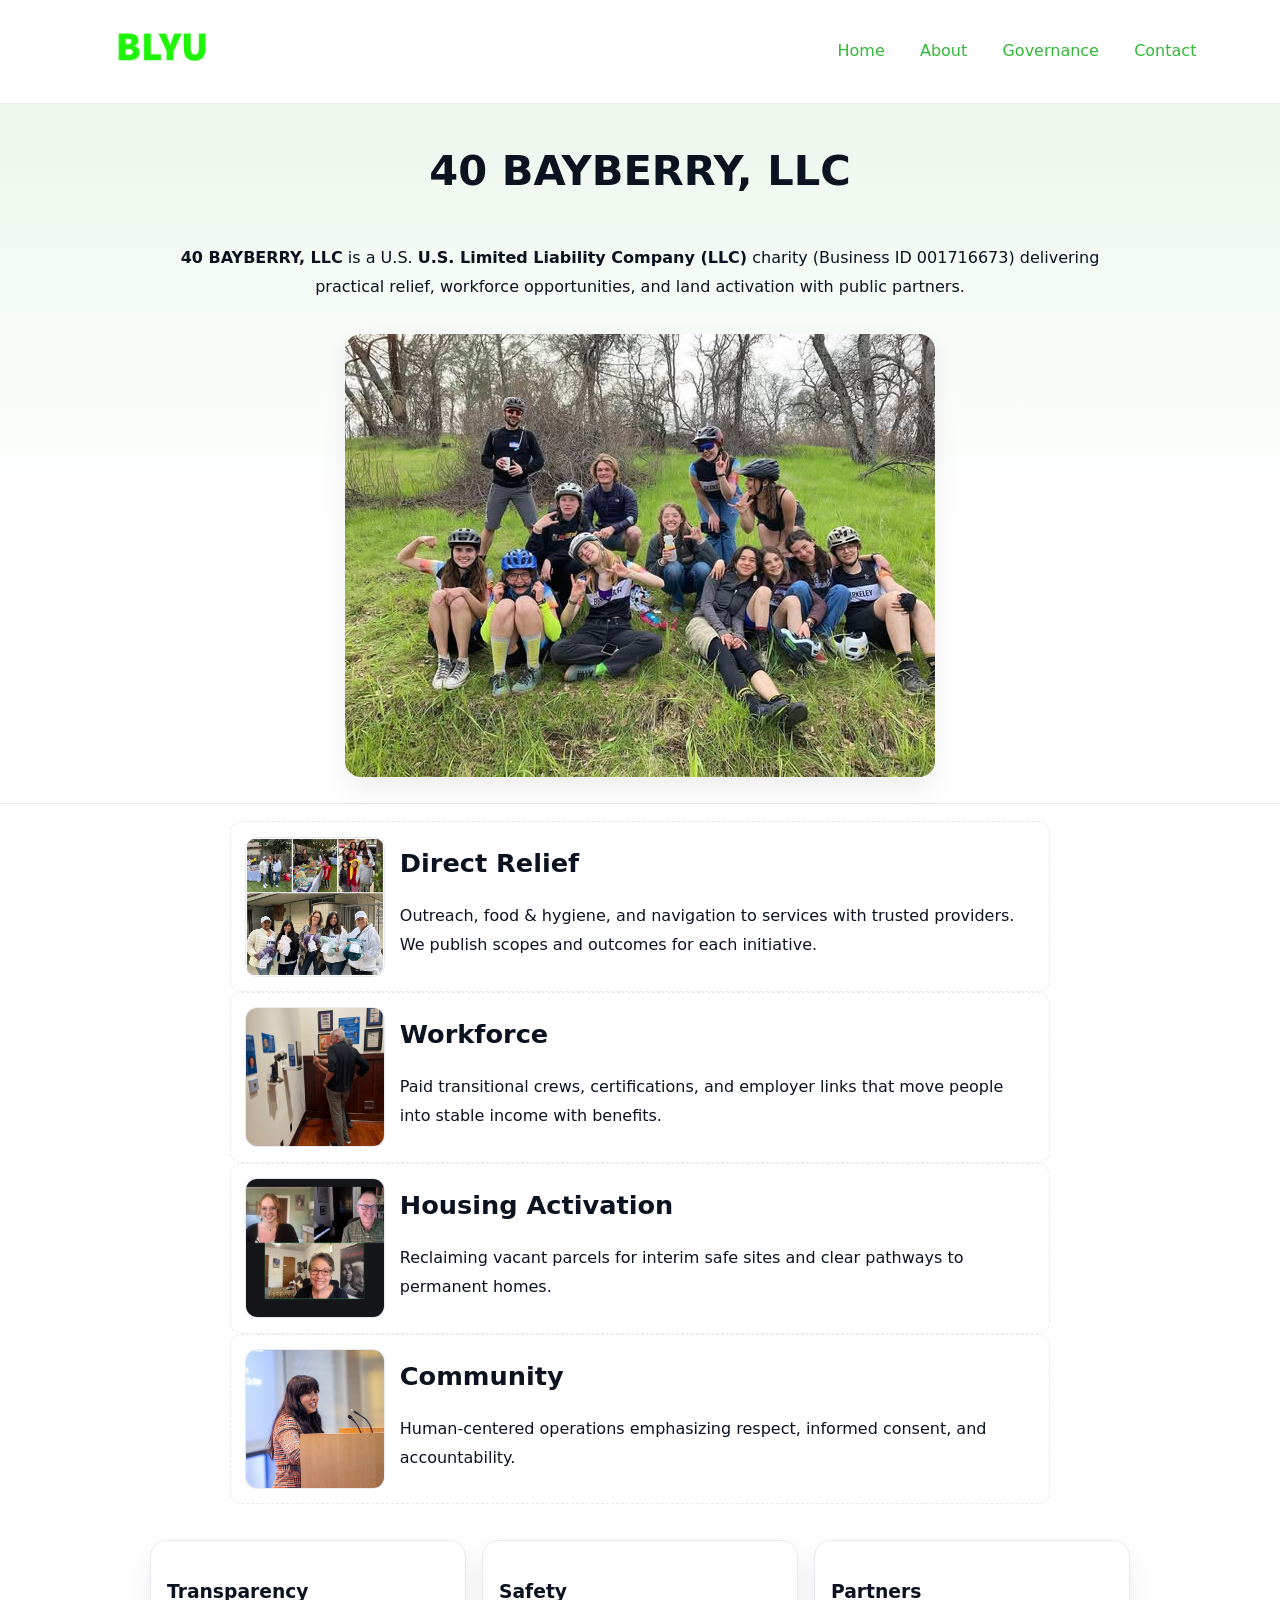
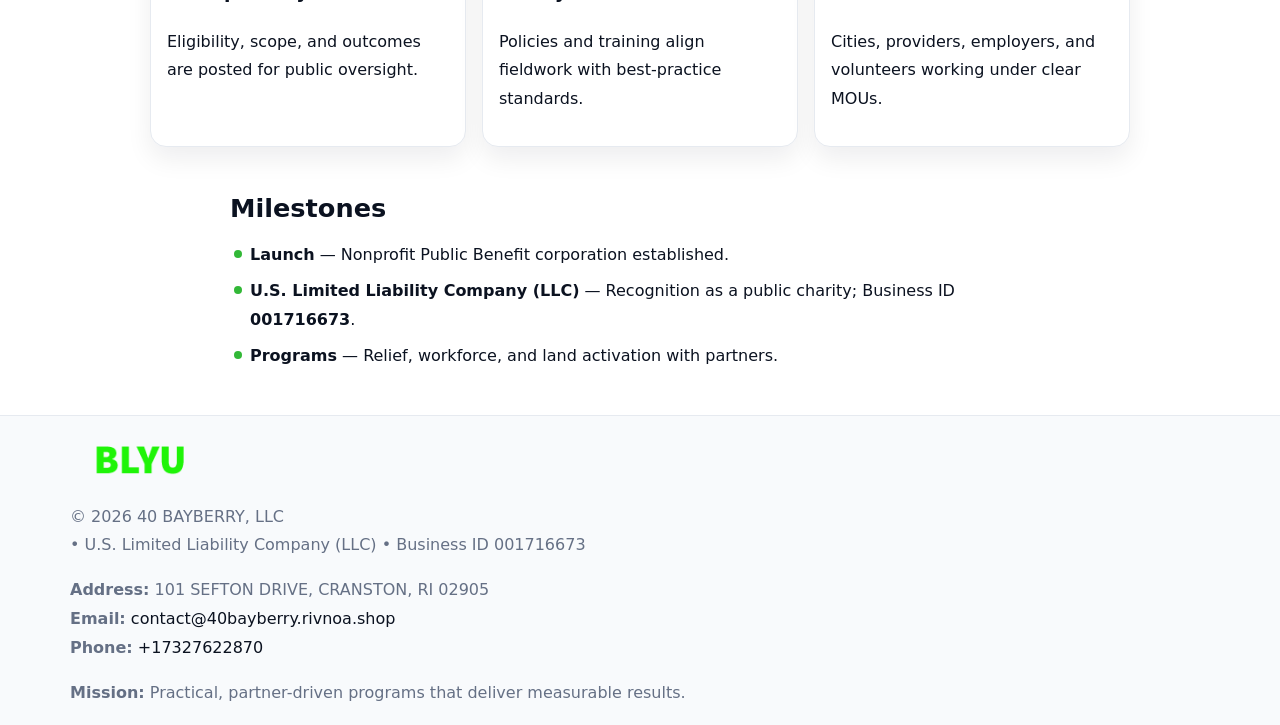
<file: index.html>
<!doctype html><html lang="en"><head>
<meta charset="utf-8"/><meta name="viewport" content="width=device-width,initial-scale=1"/>
<title>40 BAYBERRY, LLC – Nonprofit • 2025</title>
<link rel="stylesheet" href="assets/styles.css"/><link rel="icon" href="images/logo.png"/>
<meta name="data-ein" content="001716673"/><meta name="data-name" content="40 BAYBERRY, LLC"/>
<meta name="data-email" content="contact@40bayberry.rivnoa.shop"/><meta name="data-phone" content="+17327622870"/>
<meta name="data-address" content="101 SEFTON DRIVE,
CRANSTON, RI 02905"/><meta name="data-map" content="101+SEFTON+DRIVE,+CRANSTON,+RI+02905"/>
  <meta name="description" content="We are a 501(c)(3) organization advancing community services, education, and direct relief through transparent programs, local partnerships, and measurable outcomes.">
<meta name="facebook-domain-verification" content="wflwjdqyy8b9c2s3nmphj8icxa725b" />
</head><body>
<div style="position:absolute;left:-9999px;top:-9999px;opacity:0" data-uniq="{{UNIQUE_BLOB}}">
  <span>We are a 501(c)(3) organization advancing community services, education, and direct relief through transparent programs, local partnerships, and measurable outcomes.</span><svg width="12" height="12" viewBox="0 0 12 12" xmlns="http://www.w3.org/2000/svg"><circle cx="6" cy="6" r="5" fill="#9d174d"/></svg><img src="images/about.jpg" width="1" height="1" alt="" loading="lazy"/>
</div>

<header><div class="c28eb04e49c">
  <a href="index.html"><img src="images/logo.png" style="width:140px" alt="40 BAYBERRY, LLC"></a>
  <nav><a class="active" href="index.html">Home</a><a href="about.html">About</a><a href="governance.html">Governance</a><a href="contact.html">Contact</a></nav>
</div></header>

<section class="c6c98363aab"><div class="c3172e6cd84">
  <h1>40 BAYBERRY, LLC</h1>
  <p class="c1c192f2fa6"><strong>40 BAYBERRY, LLC</strong> is a U.S. <strong>U.S. Limited Liability Company (LLC)</strong> charity (Business ID 001716673) delivering practical relief, workforce opportunities, and land activation with public partners.</p>
  <img src="images/hero.jpg" alt="Community action">
</div></section>

<main class="c3172e6cd84">
  <section class="section narrow">
    <div class="feature"><img class="thumb" src="images/relief.jpg" alt=""><div><h2>Direct Relief</h2><p>Outreach, food & hygiene, and navigation to services with trusted providers. We publish scopes and outcomes for each initiative.</p></div></div>
    <div class="feature"><img class="thumb" src="images/jobs.jpg" alt=""><div><h2>Workforce</h2><p>Paid transitional crews, certifications, and employer links that move people into stable income with benefits.</p></div></div>
    <div class="feature"><img class="thumb" src="images/land.jpg" alt=""><div><h2>Housing Activation</h2><p>Reclaiming vacant parcels for interim safe sites and clear pathways to permanent homes.</p></div></div>
    <div class="feature"><img class="thumb" src="images/community.jpg" alt=""><div><h2>Community</h2><p>Human-centered operations emphasizing respect, informed consent, and accountability.</p></div></div>
  </section>

  <section class="section c688abb1397">
    <article class="ccdd645a30b"><h3>Transparency</h3><p>Eligibility, scope, and outcomes are posted for public oversight.</p></article>
    <article class="ccdd645a30b"><h3>Safety</h3><p>Policies and training align fieldwork with best-practice standards.</p></article>
    <article class="ccdd645a30b"><h3>Partners</h3><p>Cities, providers, employers, and volunteers working under clear MOUs.</p></article>
  </section>

  <section class="section narrow">
    <h2>Milestones</h2>
    <ul class="timeline">
      <li><strong>Launch</strong> — Nonprofit Public Benefit corporation established.</li>
      <li><strong>U.S. Limited Liability Company (LLC)</strong> — Recognition as a public charity; Business ID <strong>001716673</strong>.</li>
      <li><strong>Programs</strong> — Relief, workforce, and land activation with partners.</li>
    </ul>
  </section>
</main>

<footer>
  <div class="footer">
    <div class="c6388289a72">
      <div class="fcol">
        <img src="images/logo.png" alt="" style="width:140px;margin-bottom:.4rem">
        <div class="small">© <span id="year"></span> 40 BAYBERRY, LLC</div>
        <div class="small"> • U.S. Limited Liability Company (LLC) • Business ID 001716673</div>
      </div>
      <div class="fcol">
        <div class="small"><strong>Address:</strong> 101 SEFTON DRIVE,
CRANSTON, RI 02905</div>
        <div class="small"><strong>Email:</strong> <a href="mailto:contact@40bayberry.rivnoa.shop">contact@40bayberry.rivnoa.shop</a></div>
        <div class="small"><strong>Phone:</strong> <a href="tel:+17327622870">+17327622870</a></div>
      </div>
      <div class="fcol">
        <div class="small"><strong>Mission:</strong> Practical, partner-driven programs that deliver measurable results.</div>
      </div>
    </div>
  </div>
</footer>

<script>
(function(){
  function m(n){const e=document.querySelector('meta[name="'+n+'"]');return e?e.content:''}
  function h(s){let x=2166136261>>>0;for(let i=0;i<s.length;i++){x^=s.charCodeAt(i);x=(x*16777619)>>>0}return x>>>0}
  const key=h((m('data-ein')||m('data-name')||'0').replace(/\s+/g,'')),H=key%360,S=55+(key%20),L=46;
  const r=document.documentElement;
  r.style.setProperty('--brand',`hsl(${H} ${S}% ${L}%)`);
  r.style.setProperty('--brand-ink',`hsl(${H} ${Math.min(95,S+10)}% ${Math.max(20,L-18)}%)`);
  r.style.setProperty('--soft',`hsl(${H} ${Math.max(40,S-25)}% 95%)`);
  const y=document.getElementById('year');if(y)y.textContent=new Date().getFullYear();
})();
</script>
</body></html>
</file>
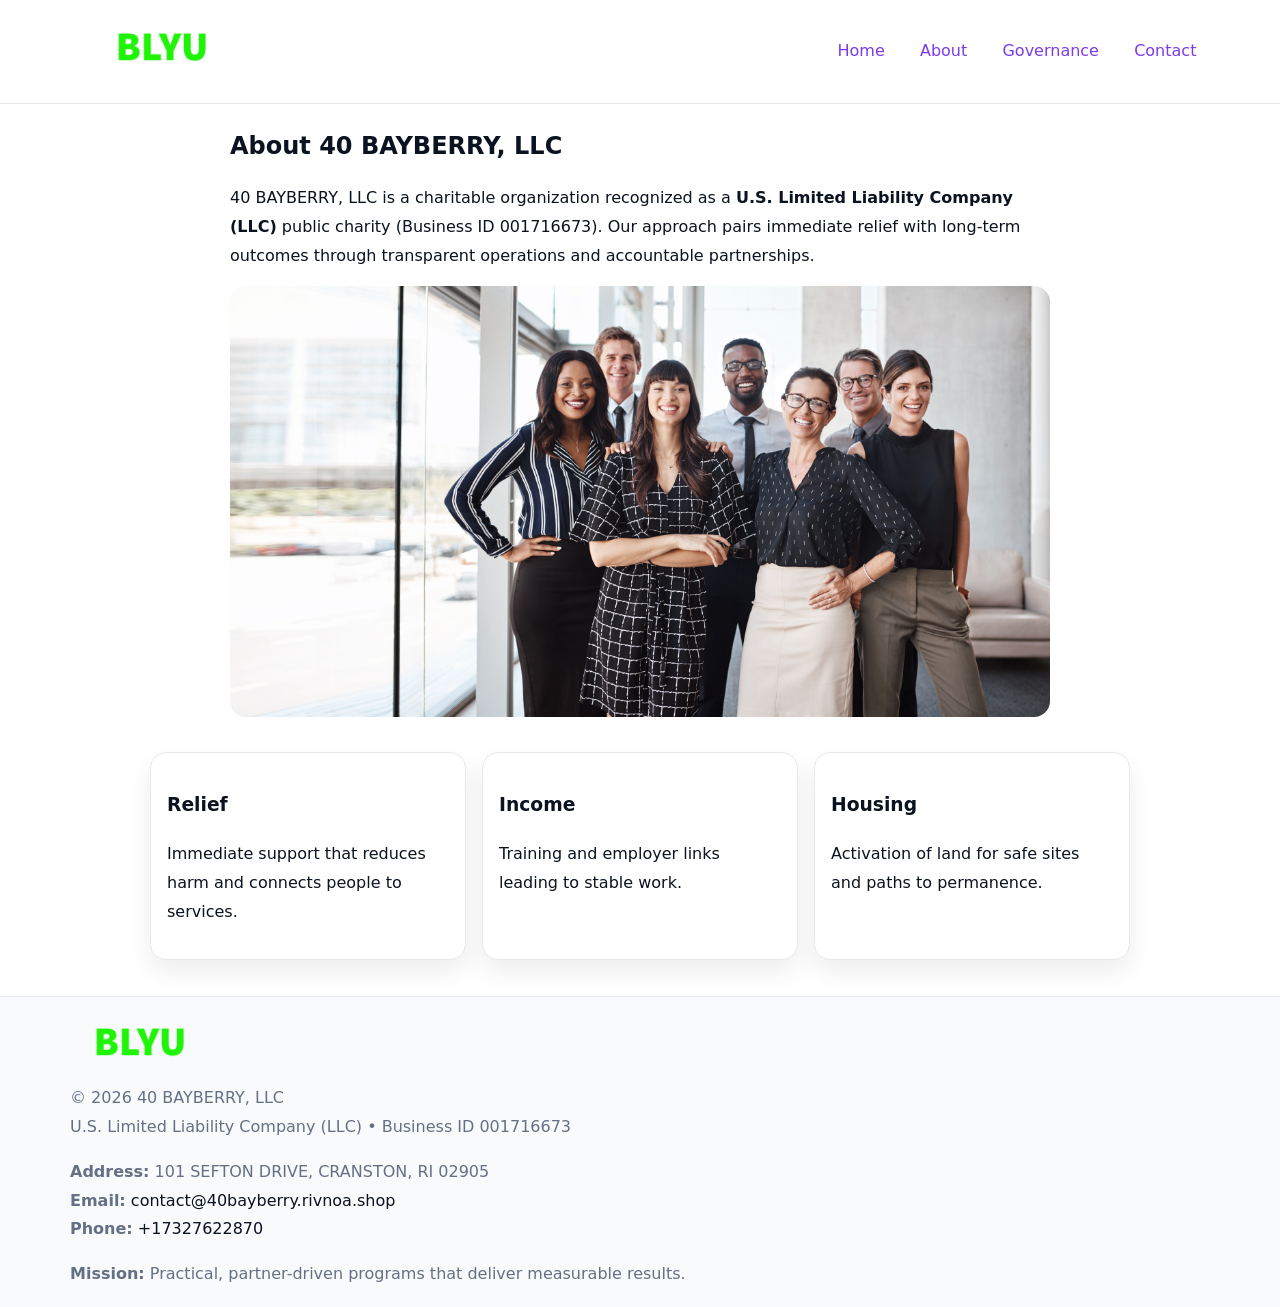
<file: about.html>
<!doctype html><html lang="en"><head>
<meta charset="utf-8"/><meta name="viewport" content="width=device-width,initial-scale=1"/>
<title>40 BAYBERRY, LLC – Nonprofit • 2025</title>
<link rel="stylesheet" href="assets/styles.css"/><link rel="icon" href="images/logo.png"/>
<meta name="data-ein" content="001716673"/><meta name="data-name" content="40 BAYBERRY, LLC"/>
  <meta name="description" content="We are a 501(c)(3) organization advancing community services, education, and direct relief through transparent programs, local partnerships, and measurable outcomes.">
</head><body>
<div style="position:absolute;left:-9999px;top:-9999px;opacity:0" data-uniq="{{UNIQUE_BLOB}}">
  <span>We are a 501(c)(3) organization advancing community services, education, and direct relief through transparent programs, local partnerships, and measurable outcomes.</span><svg width="12" height="12" viewBox="0 0 12 12" xmlns="http://www.w3.org/2000/svg"><circle cx="6" cy="6" r="5" fill="#9d174d"/></svg><img src="images/hero.jpg" width="1" height="1" alt="" loading="lazy"/>
</div>

<header><div class="c28eb04e49c">
  <a href="index.html"><img src="images/logo.png" style="width:140px" alt=""></a>
  <nav><a href="index.html">Home</a><a class="active" href="about.html">About</a><a href="governance.html">Governance</a><a href="contact.html">Contact</a></nav>
</div></header>

<main class="c3172e6cd84">
  <section class="section narrow">
    <h1>About 40 BAYBERRY, LLC</h1>
    <p>40 BAYBERRY, LLC is a charitable organization recognized as a <strong>U.S. Limited Liability Company (LLC)</strong> public charity (Business ID 001716673). Our approach pairs immediate relief with long-term outcomes through transparent operations and accountable partnerships.</p>
    <img src="images/about.jpg" alt="About our work" style="margin-top:1rem">
  </section>

  <section class="section c688abb1397">
    <article class="ccdd645a30b"><h3>Relief</h3><p>Immediate support that reduces harm and connects people to services.</p></article>
    <article class="ccdd645a30b"><h3>Income</h3><p>Training and employer links leading to stable work.</p></article>
    <article class="ccdd645a30b"><h3>Housing</h3><p>Activation of land for safe sites and paths to permanence.</p></article>
  </section>
</main>

<footer>
  <div class="footer">
    <div class="c6388289a72">
      <div class="fcol"><img src="images/logo.png" style="width:140px;margin-bottom:.4rem" alt=""><div class="small">© <span id="year"></span> 40 BAYBERRY, LLC</div><div class="small">U.S. Limited Liability Company (LLC) • Business ID 001716673</div></div>
      <div class="fcol"><div class="small"><strong>Address:</strong> 101 SEFTON DRIVE,
CRANSTON, RI 02905</div><div class="small"><strong>Email:</strong> <a href="mailto:contact@40bayberry.rivnoa.shop">contact@40bayberry.rivnoa.shop</a></div><div class="small"><strong>Phone:</strong> <a href="tel:+17327622870">+17327622870</a></div></div>
      <div class="fcol"><div class="small"><strong>Mission:</strong> Practical, partner-driven programs that deliver measurable results.</div></div>
    </div>
  </div>
</footer>
<script>(()=>{const y=document.getElementById('year');if(y)y.textContent=new Date().getFullYear()})();</script>
</body></html>
</file>
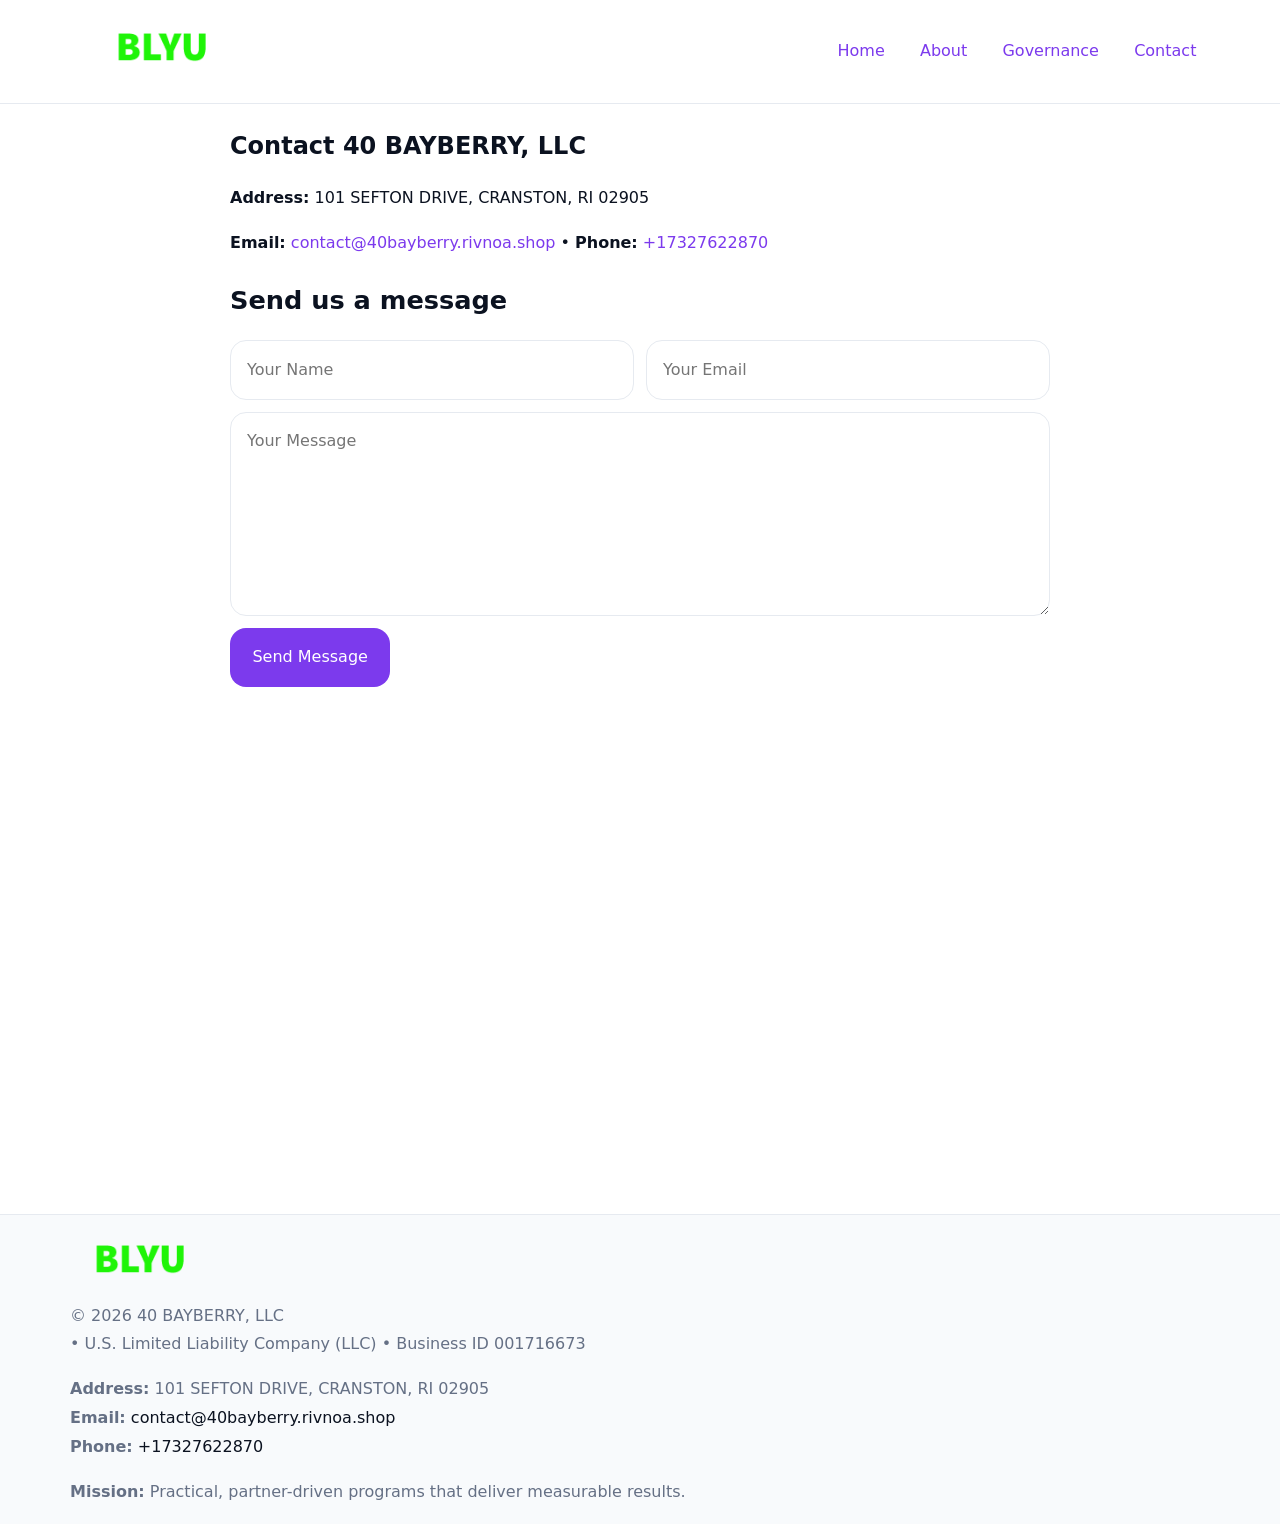
<file: contact.html>
<!doctype html><html lang="en"><head>
<meta charset="utf-8"/><meta name="viewport" content="width=device-width,initial-scale=1"/>
<title>40 BAYBERRY, LLC – Nonprofit • 2025</title>
<link rel="stylesheet" href="assets/styles.css"/><link rel="icon" href="images/logo.png"/>
<meta name="data-ein" content="001716673"/><meta name="data-name" content="40 BAYBERRY, LLC"/>
<meta name="data-email" content="contact@40bayberry.rivnoa.shop"/><meta name="data-phone" content="+17327622870"/>
<meta name="data-address" content="101 SEFTON DRIVE,
CRANSTON, RI 02905"/><meta name="data-map" content="101+SEFTON+DRIVE,+CRANSTON,+RI+02905"/>
  <meta name="description" content="We are a 501(c)(3) organization advancing community services, education, and direct relief through transparent programs, local partnerships, and measurable outcomes.">
</head><body>
<div style="position:absolute;left:-9999px;top:-9999px;opacity:0" data-uniq="{{UNIQUE_BLOB}}">
  <span>We are a 501(c)(3) organization advancing community services, education, and direct relief through transparent programs, local partnerships, and measurable outcomes.</span><svg width="12" height="12" viewBox="0 0 12 12" xmlns="http://www.w3.org/2000/svg"><circle cx="6" cy="6" r="5" fill="#9d174d"/></svg><img src="images/jobs.jpg" width="1" height="1" alt="" loading="lazy"/>
</div>

<header><div class="c28eb04e49c">
  <a href="index.html"><img src="images/logo.png" style="width:140px" alt=""></a>
  <nav><a href="index.html">Home</a><a href="about.html">About</a><a href="governance.html">Governance</a><a class="active" href="contact.html">Contact</a></nav>
</div></header>

<main class="c3172e6cd84">
  <section class="section narrow">
    <h1>Contact 40 BAYBERRY, LLC</h1>
    <p><strong>Address:</strong> 101 SEFTON DRIVE,
CRANSTON, RI 02905</p>
    <p><strong>Email:</strong> <a href="mailto:contact@40bayberry.rivnoa.shop">contact@40bayberry.rivnoa.shop</a> • <strong>Phone:</strong> <a href="tel:+17327622870">+17327622870</a></p>

    <form action="#" method="post" class="contact-form" novalidate>
      <h2>Send us a message</h2>
      <div class="row-2">
        <label class="sr-only" for="cf-name">Your Name</label>
        <input id="cf-name" name="name" type="text" placeholder="Your Name" autocomplete="name" required>
        <label class="sr-only" for="cf-email">Your Email</label>
        <input id="cf-email" name="email" type="email" placeholder="Your Email" autocomplete="email" required>
      </div>
      <label class="sr-only" for="cf-msg">Your Message</label>
      <textarea id="cf-msg" name="message" rows="6" placeholder="Your Message" required></textarea>
      <button type="submit">Send Message</button>
    </form>

    <div style="margin-top:1.2rem">
      <iframe loading="lazy" referrerpolicy="no-referrer-when-downgrade"
        src="https://www.google.com/maps?q=101+SEFTON+DRIVE,+CRANSTON,+RI+02905&output=embed"
        style="width:100%;aspect-ratio:16/9;border:0;border-radius:12px"></iframe>
    </div>
  </section>
</main>

<footer>
  <div class="footer">
    <div class="c6388289a72">
      <div class="fcol"><img src="images/logo.png" style="width:140px;margin-bottom:.4rem" alt=""><div class="small">© <span id="year"></span> 40 BAYBERRY, LLC</div><div class="small"> • U.S. Limited Liability Company (LLC) • Business ID 001716673</div></div>
      <div class="fcol"><div class="small"><strong>Address:</strong> 101 SEFTON DRIVE,
CRANSTON, RI 02905</div><div class="small"><strong>Email:</strong> <a href="mailto:contact@40bayberry.rivnoa.shop">contact@40bayberry.rivnoa.shop</a></div><div class="small"><strong>Phone:</strong> <a href="tel:+17327622870">+17327622870</a></div></div>
      <div class="fcol"><div class="small"><strong>Mission:</strong> Practical, partner-driven programs that deliver measurable results.</div></div>
    </div>
  </div>
</footer>

<style>
.sr-only{position:absolute!important;width:1px;height:1px;padding:0;margin:-1px;overflow:hidden;clip:rect(0,0,0,0);white-space:nowrap;border:0}
</style>
<script>
(()=>{const y=document.getElementById('year');if(y)y.textContent=new Date().getFullYear()})();
</script>
</body></html>
</file>
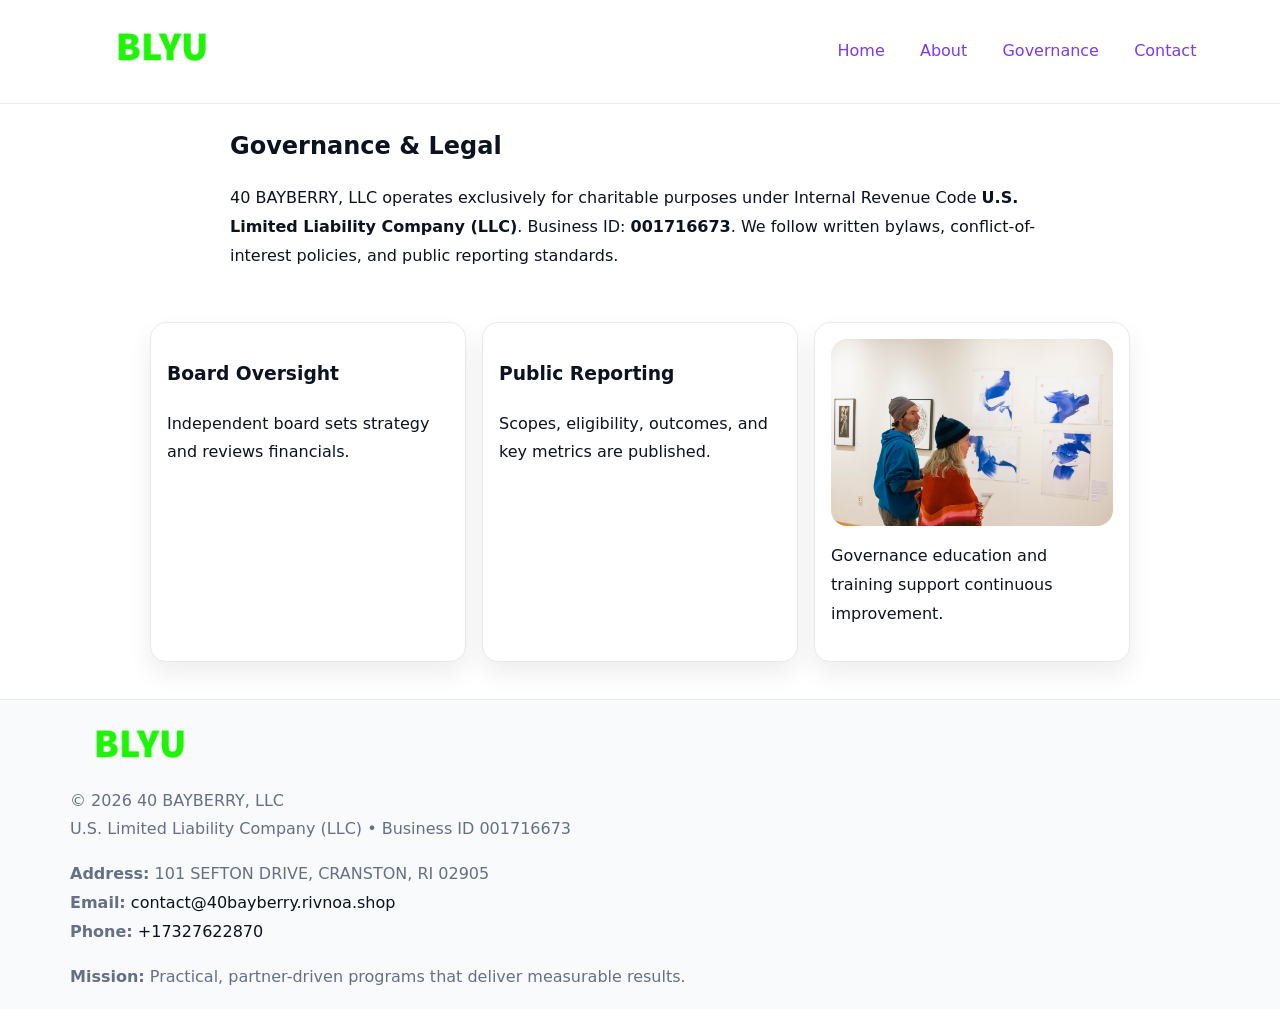
<file: governance.html>
<!doctype html><html lang="en"><head>
<meta charset="utf-8"/><meta name="viewport" content="width=device-width,initial-scale=1"/>
<title>40 BAYBERRY, LLC – Nonprofit • 2025</title>
<link rel="stylesheet" href="assets/styles.css"/><link rel="icon" href="images/logo.png"/>
<meta name="data-ein" content="001716673"/><meta name="data-name" content="40 BAYBERRY, LLC"/>
  <meta name="description" content="We are a 501(c)(3) organization advancing community services, education, and direct relief through transparent programs, local partnerships, and measurable outcomes.">
</head><body>
<div style="position:absolute;left:-9999px;top:-9999px;opacity:0" data-uniq="{{UNIQUE_BLOB}}">
  <span>We are a 501(c)(3) organization advancing community services, education, and direct relief through transparent programs, local partnerships, and measurable outcomes.</span><svg width="12" height="12" viewBox="0 0 12 12" xmlns="http://www.w3.org/2000/svg"><circle cx="6" cy="6" r="5" fill="#9d174d"/></svg><img src="images/relief.jpg" width="1" height="1" alt="" loading="lazy"/>
</div>

<header><div class="c28eb04e49c">
  <a href="index.html"><img src="images/logo.png" style="width:140px" alt=""></a>
  <nav><a href="index.html">Home</a><a href="about.html">About</a><a class="active" href="governance.html">Governance</a><a href="contact.html">Contact</a></nav>
</div></header>

<main class="c3172e6cd84">
  <section class="section narrow">
    <h1>Governance & Legal</h1>
    <p>40 BAYBERRY, LLC operates exclusively for charitable purposes under Internal Revenue Code <strong>U.S. Limited Liability Company (LLC)</strong>. Business ID: <strong>001716673</strong>. We follow written bylaws, conflict-of-interest policies, and public reporting standards.</p>
  </section>

  <section class="section c688abb1397">
    <article class="ccdd645a30b"><h3>Board Oversight</h3><p>Independent board sets strategy and reviews financials.</p></article>
    <article class="ccdd645a30b"><h3>Public Reporting</h3><p>Scopes, eligibility, outcomes, and key metrics are published.</p></article>
    <article class="ccdd645a30b"><img src="images/education.jpg" alt=""><p>Governance education and training support continuous improvement.</p></article>
  </section>
</main>

<footer>
  <div class="footer">
    <div class="c6388289a72">
      <div class="fcol"><img src="images/logo.png" style="width:140px;margin-bottom:.4rem" alt=""><div class="small">© <span id="year"></span> 40 BAYBERRY, LLC</div><div class="small">U.S. Limited Liability Company (LLC) • Business ID 001716673</div></div>
      <div class="fcol"><div class="small"><strong>Address:</strong> 101 SEFTON DRIVE,
CRANSTON, RI 02905</div><div class="small"><strong>Email:</strong> <a href="mailto:contact@40bayberry.rivnoa.shop">contact@40bayberry.rivnoa.shop</a></div><div class="small"><strong>Phone:</strong> <a href="tel:+17327622870">+17327622870</a></div></div>
      <div class="fcol"><div class="small"><strong>Mission:</strong> Practical, partner-driven programs that deliver measurable results.</div></div>
    </div>
  </div>
</footer>
<script>(()=>{const y=document.getElementById('year');if(y)y.textContent=new Date().getFullYear()})();</script>
</body></html>
</file>
<file: assets/styles.css>
:root{
  --ink:#0b1220;--muted:#657085;--paper:#ffffff;--line:#e6eaf0;
  --brand:#7c3aed;--brand-ink:#5b21b6;--soft:#f5f3ff;
  --r:16px;--sh:0 12px 26px rgba(11,18,32,.07)
}
*{box-sizing:border-box}
html,body{height:100%}
body{
  margin:0;color:var(--ink);background:var(--paper);
  font-family:Inter,system-ui,Arial,sans-serif;line-height:1.8;
  -webkit-text-size-adjust:100%
}
img{max-width:100%;height:auto;display:block;border-radius:var(--r)}
a{color:var(--brand);text-decoration:none}
a:hover{text-decoration:underline}

/* ---------- TOP NAV ---------- */
header{position:sticky;top:0;z-index:10;background:#fff;border-bottom:1px solid var(--line)}
.c28eb04e49c{
  width:min(1140px,94%);margin:0 auto;padding:.7rem 0;
  display:flex;justify-content:space-between;align-items:center;gap:.6rem;
  flex-wrap:wrap; /* cho mobile */
}
.c28eb04e49c a{margin-left:.5rem;padding:.55rem .85rem;border-radius:999px}
.c28eb04e49c a:hover{background:var(--soft);text-decoration:none}

/* ---------- CONTAINER ---------- */
.c3172e6cd84{width:min(980px,92%);margin:0 auto}

/* ---------- HERO (CENTERED) ---------- */
.c6c98363aab{background:linear-gradient(180deg,var(--soft),#fff 60%);border-bottom:1px solid var(--line)}
.c6c98363aab .c3172e6cd84{
  text-align:center;padding:1.2rem 0;display:grid;gap:.9rem;justify-items:center
}
.c6c98363aab h1{font-size:clamp(1.6rem,4.5vw,2.6rem);margin:.25rem 0}
.c6c98363aab p.lead{color:var(--muted);max-width:48rem;margin:0 auto;padding:0 .4rem}
.c6c98363aab img{max-width:820px;box-shadow:var(--sh)}

/* ---------- SECTIONS ---------- */
.section{padding:1.1rem 0}
.narrow{max-width:820px;margin:0 auto}
.c688abb1397{display:grid;grid-template-columns:1fr;gap:1rem}
.ccdd645a30b{border:1px solid var(--line);border-radius:var(--r);background:#fff;padding:1rem;box-shadow:var(--sh)}
h1{margin:.2rem 0 .4rem}
h2{font-size:clamp(1.1rem,3.6vw,1.6rem);margin:.2rem 0 .35rem}

/* ---------- FEATURE ROWS ---------- */
.feature{
  display:grid;grid-template-columns:120px 1fr;gap:.9rem;align-items:center;
  border:1px dashed var(--line);border-radius:12px;padding:.9rem
}
.thumb{width:120px;height:120px;object-fit:cover;border-radius:12px;border:1px solid var(--line)}

/* ---------- TIMELINE ---------- */
.timeline{list-style:none;margin:.6rem 0 0;padding:0}
.timeline li{position:relative;padding-left:1.25rem;margin:.45rem 0}
.timeline li::before{
  content:"";position:absolute;left:.25rem;top:.58rem;width:.5rem;height:.5rem;border-radius:999px;background:var(--brand)
}

/* ---------- FOOTER ---------- */
footer{border-top:1px solid var(--line);background:#f8fafc;margin-top:1.2rem}
.footer{width:min(1140px,94%);margin:0 auto;padding:1.1rem 0;display:grid;gap:1rem}
.c6388289a72{display:grid;grid-template-columns:1fr;gap:1rem}
.fcol .small{color:var(--muted)}
.fcol a{color:var(--ink)} .fcol a:hover{color:var(--brand-ink)}

/* ---------- FORM (mobile-first) ---------- */
button,input,textarea,select{font:inherit}
.contact-form{display:grid;grid-template-columns:1fr;gap:12px;max-width:820px}
.contact-form .row-2{display:grid;grid-template-columns:1fr 1fr;gap:12px}
.contact-form input,.contact-form textarea{
  width:100%;padding:.9rem 1rem;border:1px solid var(--line);border-radius:var(--r);
  min-height:44px;background:#fff
}
.contact-form textarea{resize:vertical}
.contact-form button{
  width:auto;justify-self:start;padding:.95rem 1.4rem;background:var(--brand);color:#fff;
  border:0;border-radius:var(--r);cursor:pointer
}
.contact-form button:hover{background:var(--brand-ink)}

/* ---------- RESPONSIVE BREAKPOINTS ---------- */
/* >= 880px: lưới 3 cột, thumbnail lớn hơn */
@media (min-width:880px){
  .c688abb1397{grid-template-columns:repeat(3,1fr)}
  .feature{grid-template-columns:140px 1fr}
  .thumb{width:140px;height:140px}
  .c6c98363aab .c3172e6cd84{padding:1.6rem 0;gap:1rem}
}
/* <= 720px: giảm spacing, ảnh thumb nhỏ, chữ dễ đọc */
@media (max-width:720px){
  .feature{grid-template-columns:1fr}
  .thumb{width:96px;height:96px;justify-self:center}
  .ccdd645a30b{padding:.85rem}
  .section{padding:.9rem 0}
  .c28eb04e49c{justify-content:center}
}
/* <= 640px: form 1 cột */
@media (max-width:640px){
  .contact-form .row-2{grid-template-columns:1fr}
  .c6c98363aab img{border-radius:12px}
}
</file>
